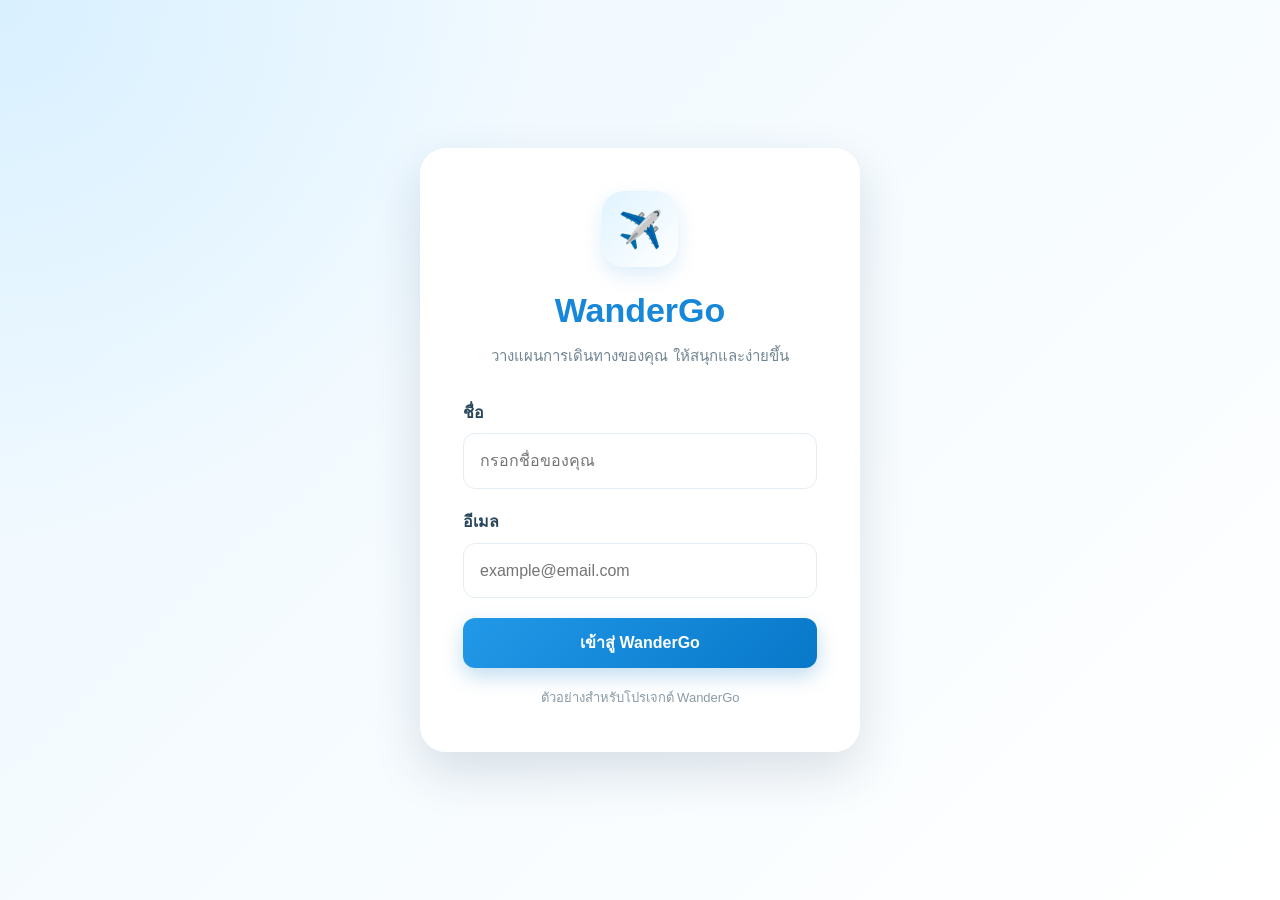
<file: WanderGo/index.html>
<!DOCTYPE html>
<html lang="th">
<head>
    <meta charset="UTF-8">

    <meta
        name="viewport"
        content="width=device-width, initial-scale=1.0"
    >

    <title>WanderGo - เข้าสู่ระบบ</title>

    <link
        rel="stylesheet"
        href="css/style.css"
    >
</head>

<body>

    <main class="login-page">

        <section class="login-card">

            <div class="brand">
                <div class="brand-icon">✈️</div>

                <h1>WanderGo</h1>

                <p>
                    วางแผนการเดินทางของคุณ
                    ให้สนุกและง่ายขึ้น
                </p>
            </div>


            <form id="loginForm">

                <div class="form-group">

                    <label for="name">
                        ชื่อ
                    </label>

                    <input
                        type="text"
                        id="name"
                        placeholder="กรอกชื่อของคุณ"
                        required
                    >

                </div>


                <div class="form-group">

                    <label for="email">
                        อีเมล
                    </label>

                    <input
                        type="email"
                        id="email"
                        placeholder="example@email.com"
                        required
                    >

                </div>


                <button
                    type="submit"
                    class="btn btn-primary btn-full"
                >
                    เข้าสู่ WanderGo
                </button>

            </form>


            <p class="login-note">
                ตัวอย่างสำหรับโปรเจกต์ WanderGo
            </p>

        </section>

    </main>


    <!-- JavaScript หลักของระบบ -->
    <script src="js/script.js"></script>


    <script>

        document
            .getElementById("loginForm")
            .addEventListener(
                "submit",
                function(event) {

                    event.preventDefault();


                    const name =
                        document
                            .getElementById("name")
                            .value
                            .trim();


                    const email =
                        document
                            .getElementById("email")
                            .value
                            .trim();


                    if (
                        name === "" ||
                        email === ""
                    ) {

                        alert(
                            "กรุณากรอกข้อมูลให้ครบ"
                        );

                        return;

                    }


                    /*
                     * ใช้ฟังก์ชัน loginUser()
                     * จาก js/script.js
                     *
                     * เพื่อให้ทุกหน้าของ WanderGo
                     * ใช้ข้อมูลผู้ใช้ชุดเดียวกัน
                     */

                    loginUser(
                        email,
                        name
                    );


                    /*
                     * เมื่อ Login สำเร็จ
                     * ไปหน้า Dashboard
                     */

                    window.location.href =
                        "dashboard.html";

                }
            );

    </script>

</body>
</html>
</file>
<file: WanderGo/css/style.css>
/* =========================================
   WanderGo - Modern Travel UI
   Main Stylesheet
   ========================================= */


/* =========================================
   Reset & Variables
   ========================================= */

:root {
    --primary: #1687d9;
    --primary-dark: #086db5;
    --primary-light: #eaf6ff;

    --navy: #17324d;
    --text: #29465b;
    --muted: #718592;

    --white: #ffffff;
    --background: #f4f8fc;

    --border: #e3edf4;

    --shadow-sm:
        0 5px 15px rgba(18, 52, 77, 0.05);

    --shadow-md:
        0 12px 30px rgba(18, 52, 77, 0.10);

    --radius: 18px;
}


* {
    margin: 0;
    padding: 0;
    box-sizing: border-box;
}


html {
    scroll-behavior: smooth;
}


body {
    font-family:
        Arial,
        "Noto Sans Thai",
        sans-serif;

    background:
        linear-gradient(
            180deg,
            #f7fbff 0%,
            #f1f7fb 100%
        );

    color: var(--navy);

    line-height: 1.6;

    min-height: 100vh;
}

button,
input,
textarea,
select {
    font: inherit;
}


button {
    cursor: pointer;
}


a {
    color: inherit;
    text-decoration: none;
}


/* =========================================
   Login
   ========================================= */

.login-page {
    min-height: 100vh;
    display: flex;
    align-items: center;
    justify-content: center;
    padding: 24px;

    background:
        radial-gradient(
            circle at top left,
            #d9f0ff,
            transparent 35%
        ),
        linear-gradient(
            135deg,
            #edf8ff,
            #ffffff
        );
}

.login-card {
    width: 100%;
    max-width: 440px;

    background: rgba(255, 255, 255, 0.95);

    padding: 42px;

    border-radius: 26px;

    border: 1px solid rgba(255, 255, 255, 0.8);

    box-shadow:
        0 20px 50px
        rgba(18, 52, 77, 0.14);
}


.brand {
    text-align: center;
    margin-bottom: 32px;
}


.brand-icon {
    width: 76px;
    height: 76px;

    display: flex;
    align-items: center;
    justify-content: center;

    margin: 0 auto 16px;

    border-radius: 22px;

    background:
        linear-gradient(
            135deg,
            #dff3ff,
            #ffffff
        );

    box-shadow:
        0 8px 20px
        rgba(22, 135, 217, 0.15);

    font-size: 36px;
}


.brand h1 {
    font-size: 34px;
    color: var(--primary);
    margin-bottom: 6px;
}


.brand p {
    color: var(--muted);
    font-size: 15px;
}


/* =========================================
   Forms
   ========================================= */


.form-group {
    margin-bottom: 20px;
}


.form-group label {
    display: block;
    margin-bottom: 8px;

    font-weight: 700;
    color: var(--text);
}


.form-group input,
.form-group textarea,
.form-group select {
    width: 100%;

    padding: 14px 16px;

    border: 1px solid var(--border);

    border-radius: 12px;

    outline: none;

    background: #ffffff;
    color: var(--navy);

    transition:
        border-color 0.25s,
        box-shadow 0.25s;
}


.form-group input:hover,
.form-group textarea:hover,
.form-group select:hover {
    border-color: #b9dced;
}


.form-group input:focus,
.form-group textarea:focus,
.form-group select:focus {
    border-color: var(--primary);

    box-shadow:
        0 0 0 4px
        rgba(22, 135, 217, 0.12);
}


.form-group textarea {
    min-height: 120px;
    resize: vertical;
}


.login-note {
    margin-top: 20px;

    text-align: center;

    color: #8a9aa5;

    font-size: 13px;
}


/* =========================================
   Buttons
   ========================================= */

.btn {
    border: none;

    border-radius: 12px;

    padding: 12px 21px;

    font-weight: 700;

    display: inline-flex;

    align-items: center;
    justify-content: center;

    gap: 8px;

    transition:
        transform 0.2s,
        box-shadow 0.2s;
}


.btn:hover {
    transform: translateY(-2px);
}


.btn:active {
    transform: translateY(0);
}


.btn-primary {
    background:
        linear-gradient(
            135deg,
            #2299e8,
            #0878c9
        );

    color: #ffffff;

    box-shadow:
        0 8px 20px
        rgba(8, 120, 201, 0.25);
}


.btn-primary:hover {
    box-shadow:
        0 12px 25px
        rgba(8, 120, 201, 0.32);
}


.btn-secondary {
    background: #eaf6ff;

    color: var(--primary);

    border: 1px solid #d6ecfa;
}


.btn-danger {
    background: #fff1f1;
    color: #d64545;
}


.btn-full {
    width: 100%;
}


/* =========================================
   Layout
   ========================================= */

.page {
    min-height: 100vh;
}


.container {
    width: min(
        1180px,
        calc(100% - 40px)
    );

    margin: 0 auto;
}


/* =========================================
   Header / Navigation
   ========================================= */

.header {
    background: rgba(255, 255, 255, 0.92);

    border-bottom:
        1px solid rgba(220, 233, 242, 0.8);

    position: sticky;

    top: 0;

    z-index: 100;

    backdrop-filter: blur(12px);

    box-shadow:
        0 4px 20px
        rgba(18, 52, 77, 0.04);
}


.header-inner {
    min-height: 74px;

    display: flex;

    align-items: center;

    justify-content: space-between;

    gap: 25px;
}


.logo {
    display: flex;

    align-items: center;

    gap: 11px;

    font-size: 24px;

    font-weight: 800;

    letter-spacing: -0.5px;

    color: var(--primary);
}


.logo-icon {
    width: 44px;
    height: 44px;

    display: flex;

    align-items: center;
    justify-content: center;

    border-radius: 14px;

    background:
        linear-gradient(
            135deg,
            #dff3ff,
            #f7fcff
        );

    box-shadow:
        0 6px 16px
        rgba(22, 135, 217, 0.12);

    font-size: 23px;
}


.nav {
    display: flex;

    align-items: center;

    gap: 6px;

    background: #f5f9fc;

    padding: 5px;

    border-radius: 14px;
}


.nav a {
    padding: 10px 15px;

    border-radius: 10px;

    color: #637987;

    font-size: 14px;

    font-weight: 700;

    transition:
        background 0.2s,
        color 0.2s;
}


.nav a:hover {
    color: var(--primary);
    background: #ffffff;
}


.nav a.active {
    background: #ffffff;

    color: var(--primary);

    box-shadow:
        0 4px 12px
        rgba(18, 52, 77, 0.08);
}


/* =========================================
   Main Content
   ========================================= */

.main {
    padding: 38px 0 70px;
}


.page-title {
    margin-bottom: 28px;
}


.page-title h1 {
    font-size: clamp(26px, 4vw, 34px);

    margin-bottom: 6px;

    letter-spacing: -0.5px;
}


.page-title p {
    color: var(--muted);
}


/* =========================================
   Cards
   ========================================= */

.card {
    background: rgba(255, 255, 255, 0.95);

    border: 1px solid var(--border);

    border-radius: var(--radius);

    padding: 25px;

    box-shadow: var(--shadow-sm);

    transition:
        transform 0.25s,
        box-shadow 0.25s;
}

.card:hover {
    transform: translateY(-3px);

    box-shadow: var(--shadow-md);
}


.card-title {
    font-size: 20px;
    margin-bottom: 16px;
}


/* =========================================
   Dashboard Hero
   ========================================= */

.welcome-card {
    display: flex;

    align-items: center;

    justify-content: space-between;

    gap: 30px;

    padding: 38px;

    margin-bottom: 25px;

    border-radius: 24px;

    position: relative;

    overflow: hidden;

    background:
        linear-gradient(
            135deg,
            #e1f4ff,
            #ffffff 60%
        );

    border: 1px solid #d9ecf7;

    box-shadow:
        0 10px 30px
        rgba(18, 52, 77, 0.06);
}


.welcome-card::after {
    content: "";

    position: absolute;

    width: 220px;
    height: 220px;

    border-radius: 50%;

    background:
        radial-gradient(
            circle,
            rgba(42, 164, 230, 0.16),
            transparent 70%
        );

    top: -80px;
    right: -60px;
}


.welcome-content {
    position: relative;
    z-index: 2;

    flex: 1;
}


.welcome-badge {
    display: inline-block;

    padding: 7px 13px;

    margin-bottom: 15px;

    border-radius: 30px;

    background: #ffffff;

    color: var(--primary);

    font-size: 11px;

    font-weight: 800;

    letter-spacing: 1px;

    box-shadow: var(--shadow-sm);
}

.welcome-card h1 {
    position: relative;
    z-index: 1;

    font-size: clamp(28px, 4vw, 36px);

    margin-bottom: 8px;
}


.welcome-card p {
    position: relative;
    z-index: 1;

    color: var(--muted);

    max-width: 600px;
}


.welcome-btn {
    margin-top: 22px;
}


.welcome-visual {
    position: relative;

    width: 260px;
    height: 190px;

    flex-shrink: 0;

    z-index: 2;
}


.travel-main-icon {
    position: absolute;

    left: 50%;
    top: 50%;

    transform: translate(-50%, -50%);

    width: 110px;
    height: 110px;

    display: flex;

    align-items: center;
    justify-content: center;

    border-radius: 50%;

    background: rgba(255, 255, 255, 0.8);

    font-size: 55px;

    box-shadow:
        0 15px 35px
        rgba(22, 135, 217, 0.15);
}


.travel-circle {
    position: absolute;

    display: flex;

    align-items: center;
    justify-content: center;

    border-radius: 50%;

    background: #ffffff;

    box-shadow:
        0 8px 20px
        rgba(18, 52, 77, 0.1);
}


.circle-1 {
    width: 55px;
    height: 55px;

    top: 5px;
    right: 35px;

    font-size: 25px;
}


.circle-2 {
    width: 60px;
    height: 60px;

    bottom: 5px;
    left: 15px;

    font-size: 28px;

    animation: float 3s ease-in-out infinite;
}


.cloud {
    position: absolute;

    font-size: 35px;

    opacity: 0.7;
}


.cloud-1 {
    top: 35px;
    left: 20px;
}


.cloud-2 {
    bottom: 20px;
    right: 5px;
}


/* =========================================
   Statistics
   ========================================= */

.stats-grid {
    display: grid;

    grid-template-columns:
        repeat(3, 1fr);

    gap: 18px;

    margin-bottom: 28px;
}


.stat-card {
    background: #ffffff;

    border: 1px solid var(--border);

    border-radius: 20px;

    padding: 24px;

    box-shadow: var(--shadow-sm);

    display: flex;

    align-items: center;

    gap: 15px;

    transition:
        transform 0.25s,
        box-shadow 0.25s;
}


.stat-card:hover {
    transform: translateY(-5px);

    box-shadow: var(--shadow-md);
}


.stat-icon {
    width: 50px;
    height: 50px;

    flex-shrink: 0;

    display: flex;

    align-items: center;
    justify-content: center;

    border-radius: 15px;

    background: #eef8ff;

    font-size: 25px;
}


.stat-label {
    color: var(--muted);
    font-size: 14px;
}


.stat-value {
    font-size: 28px;

    font-weight: 800;

    color: var(--primary);

    margin-top: 2px;
}


/* =========================================
   Dashboard Sections
   ========================================= */

.dashboard-section {
    margin-top: 35px;
}


.section-heading {
    display: flex;

    align-items: flex-end;

    justify-content: space-between;

    gap: 20px;

    margin-bottom: 18px;
}


.section-heading h2 {
    font-size: 24px;
    margin-top: 3px;
}


.section-heading p {
    color: var(--muted);
    margin-top: 4px;
}


.section-subtitle {
    color: var(--primary);

    font-size: 11px;

    font-weight: 800;

    letter-spacing: 1.5px;
}


.view-all {
    color: var(--primary);

    font-size: 14px;

    font-weight: 700;

    transition: transform 0.2s;
}


.view-all:hover {
    transform: translateX(4px);
}


/* =========================================
   Quick Actions
   ========================================= */

.quick-actions {
    display: grid;

    grid-template-columns: repeat(2, 1fr);

    gap: 20px;
}


.quick-action-card {
    display: flex;

    align-items: center;

    gap: 18px;

    padding: 24px;

    border-radius: 20px;

    background: #ffffff;

    border: 1px solid var(--border);

    box-shadow: var(--shadow-sm);

    transition:
        transform 0.25s,
        box-shadow 0.25s;
}


.quick-action-card:hover {
    transform: translateY(-5px);

    box-shadow: var(--shadow-md);
}


.quick-icon {
    width: 58px;
    height: 58px;

    flex-shrink: 0;

    display: flex;

    align-items: center;
    justify-content: center;

    border-radius: 17px;

    background: #eaf6ff;

    font-size: 28px;
}


.quick-action-card h3 {
    margin-bottom: 4px;
    font-size: 18px;
}


.quick-action-card p {
    color: var(--muted);
    font-size: 14px;
}


.arrow {
    margin-left: auto;

    color: var(--primary);

    font-size: 25px;

    font-weight: bold;
}


/* =========================================
   Travel Inspiration
   ========================================= */

.inspiration-section {
    padding: 30px;

    border-radius: 24px;

    background:
        linear-gradient(
            135deg,
            #edf8ff,
            #ffffff
        );

    border: 1px solid #dceef8;
}


.grid-2 {
    display: grid;

    grid-template-columns:
        repeat(2, 1fr);

    gap: 22px;
}


.grid-3 {
    display: grid;

    grid-template-columns:
        repeat(3, 1fr);

    gap: 20px;
}


.place-card {
    overflow: hidden;

    background: #ffffff;

    border: 1px solid var(--border);

    border-radius: 20px;

    box-shadow: var(--shadow-sm);

    transition:
        transform 0.25s,
        box-shadow 0.25s;
}


.place-card:hover {
    transform: translateY(-6px);

    box-shadow: var(--shadow-md);
}


.place-image {
    height: 180px;

    display: flex;

    align-items: center;
    justify-content: center;

    font-size: 65px;

    overflow: hidden;
}

.place-phuket {
    background:
        linear-gradient(
            135deg,
            #b8edff,
            #e9fbff
        );
}


.place-chiangmai {
    background:
        linear-gradient(
            135deg,
            #dff3e3,
            #f4fff5
        );
}


.place-krabi {
    background:
        linear-gradient(
            135deg,
            #c9f1ff,
            #f2fcff
        );
}


.place-image span {
    filter:
        drop-shadow(
            0 8px 10px
            rgba(18, 52, 77, 0.15)
        );

    transition: transform 0.3s;
}


.place-card:hover .place-image span {
    transform: scale(1.15) rotate(-5deg);
}


.place-card-content {
    padding: 18px;
}


.place-card h3 {
    margin-bottom: 6px;
    font-size: 18px;
}


.place-card p {
    color: var(--muted);
    font-size: 14px;
}


/* =========================================
   Trip Cards
   ========================================= */

.trip-list {
    display: grid;
    gap: 20px;
}


.trip-card {
    display: grid;

    grid-template-columns:
        230px 1fr;

    gap: 24px;

    background: #ffffff;

    border: 1px solid var(--border);

    border-radius: 20px;

    padding: 16px;

    box-shadow: var(--shadow-sm);

    transition:
        transform 0.25s,
        box-shadow 0.25s;
}


.trip-card:hover {
    transform: translateY(-4px);

    box-shadow: var(--shadow-md);
}


.trip-image {
    width: 100%;
    height: 160px;

    object-fit: cover;

    border-radius: 15px;
}


.trip-content {
    padding: 6px 4px;
}


.trip-content h3 {
    font-size: 22px;
    margin-bottom: 6px;
}


.trip-meta {
    display: flex;

    flex-wrap: wrap;

    gap: 8px;

    margin: 12px 0;
}


.place-tag {
    display: inline-flex;

    align-items: center;

    background: #edf8ff;

    color: var(--primary);

    padding: 6px 11px;

    border-radius: 20px;

    font-size: 13px;

    font-weight: 600;
}


.trip-cost {
    font-size: 20px;

    font-weight: 800;

    color: var(--primary);

    margin-top: 10px;
}


.trip-actions {
    display: flex;

    flex-wrap: wrap;

    gap: 9px;

    margin-top: 16px;
}


/* =========================================
   Empty State
   ========================================= */

.empty-state {
    text-align: center;

    padding: 65px 25px;

    color: #7b8d98;
}


.empty-icon {
    font-size: 58px;

    margin-bottom: 15px;

    animation: float 3s ease-in-out infinite;
}


.empty-state h3 {
    color: var(--text);

    margin-bottom: 7px;

    font-size: 20px;
}


@keyframes float {

    0%,
    100% {
        transform: translateY(0);
    }

    50% {
        transform: translateY(-7px);
    }

}


/* =========================================
   Budget
   ========================================= */

.budget-total {
    padding: 32px;

    border-radius: 22px;

    background:
        linear-gradient(
            135deg,
            #e3f5ff,
            #f9fdff
        );

    border: 1px solid #d9ecf7;

    margin-bottom: 24px;
}


.budget-total span {
    display: block;

    color: var(--muted);

    margin-bottom: 6px;
}


.budget-total strong {
    font-size: 36px;

    color: var(--primary);
}


.expense-list {
    display: grid;
    gap: 12px;
}


.expense-item {
    display: flex;

    align-items: center;

    justify-content: space-between;

    gap: 15px;

    padding: 16px;

    border: 1px solid var(--border);

    border-radius: 14px;

    background: #ffffff;

    transition:
        background 0.2s,
        transform 0.2s;
}


.expense-item:hover {
    background: #f8fcff;

    transform: translateX(3px);
}


.expense-name {
    font-weight: 700;
}


.expense-amount {
    font-weight: 800;
    color: var(--primary);
}


/* =========================================
   Profile
   ========================================= */

.profile-card {
    max-width: 700px;
    margin: 0 auto;
}


.profile-avatar {
    width: 96px;
    height: 96px;

    display: flex;

    align-items: center;
    justify-content: center;

    margin: 0 auto 18px;

    border-radius: 50%;

    background:
        linear-gradient(
            135deg,
            #dff3ff,
            #ffffff
        );

    box-shadow:
        0 10px 25px
        rgba(22, 135, 217, 0.15);

    font-size: 43px;
}


.profile-header {
    text-align: center;
    margin-bottom: 30px;
}


.profile-header h2 {
    margin-bottom: 5px;
}


.profile-header p {
    color: var(--muted);
}


/* =========================================
   Alerts
   ========================================= */

.alert {
    padding: 14px 17px;

    border-radius: 12px;

    margin-bottom: 18px;

    font-weight: 500;
}


.alert-info {
    background: #eaf7ff;

    color: #17658f;

    border-left: 4px solid #1687d9;
}


.alert-success {
    background: #eaf9f0;

    color: #28734a;

    border-left: 4px solid #4ca86d;
}


.alert-danger {
    background: #fff0f0;

    color: #9d3838;

    border-left: 4px solid #e05b5b;
}


/* =========================================
   Footer
   ========================================= */

.footer {
    padding: 25px 0;

    text-align: center;

    color: var(--muted);

    font-size: 14px;

    border-top: 1px solid var(--border);

    background: #ffffff;
}


/* =========================================
   Responsive - Tablet
   ========================================= */

@media (max-width: 900px) {

    .stats-grid {
        grid-template-columns:
            repeat(2, 1fr);
    }

    .grid-3 {
        grid-template-columns:
            repeat(2, 1fr);
    }

}


/* =========================================
   Responsive - Mobile
   ========================================= */

@media (max-width: 700px) {

    .container {
        width: min(
            100% - 28px,
            1180px
        );
    }


    .header-inner {
        flex-direction: column;

        align-items: flex-start;

        padding: 14px 0;
    }


    .nav {
        width: 100%;

        overflow-x: auto;

        border-radius: 12px;
    }


    .nav a {
        white-space: nowrap;
    }


    .main {
        padding-top: 25px;
    }


    .welcome-card {
        flex-direction: column;

        align-items: flex-start;

        padding: 28px 23px;
    }


    .welcome-visual {
        width: 100%;

        max-width: 260px;

        margin: 0 auto;
    }


    .stats-grid,
    .grid-2,
    .grid-3,
    .quick-actions {
        grid-template-columns: 1fr;
    }


    .trip-card {
        grid-template-columns: 1fr;
    }


    .trip-image {
        height: 190px;
    }


    .page-title h1 {
        font-size: 28px;
    }


    .login-card {
        padding: 30px 24px;
    }


    .inspiration-section {
        padding: 22px 16px;
    }


    .section-heading {
        align-items: flex-start;

        flex-direction: column;
    }

}
</file>
